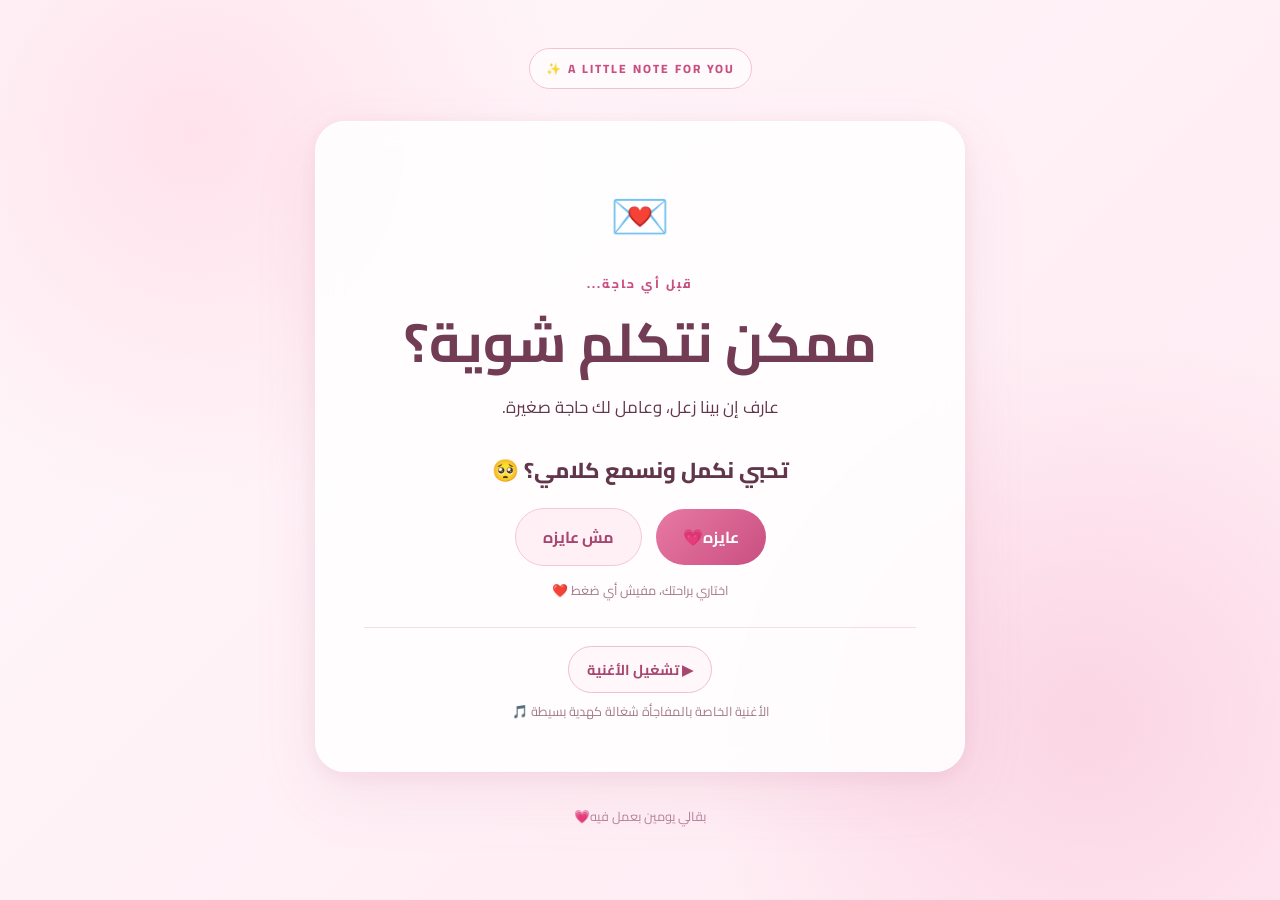
<file: index.html>
<!DOCTYPE html>
<html lang="ar" dir="rtl">
<head>
  <meta charset="UTF-8"><meta name="viewport" content="width=device-width, initial-scale=1.0">
  <title>A Little Note For You</title><link rel="stylesheet" href="style.css">
</head>
<body data-page="home">
  <div class="floating-hearts" aria-hidden="true"></div>
  <main class="screen center">
    <div class="pill">A LITTLE NOTE FOR YOU ✨</div>
    <div class="card hero-card">
      <div class="sticker">💌</div>
      <p class="eyebrow">قبل أي حاجة...</p>
      <h1>ممكن نتكلم شوية؟</h1>
      <p class="lead">عارف إن بينا زعل، وعامل لك حاجة صغيرة.</p>
      <div class="question">تحبي نكمل ونسمع كلامي؟ 🥺</div>
      <div class="choice-area" id="choiceArea">
        <button class="btn primary" id="yesBtn">عايزه💗</button>
        <button class="btn soft" id="noBtn">مش عايزه</button>
      </div>
      <p class="tiny" id="homeFeedback">اختاري براحتك، مفيش أي ضغط ❤️</p>
      <div class="music-row">
        <button class="music-btn" id="musicToggle">▶ تشغيل الأغنية</button>
        <span class="tiny">الأغنية الخاصة بالمفاجأة شغالة كهدية بسيطة 🎵</span>
      </div>
      <audio id="bgMusic" src="audio/Albumaty.Com__ant_hbyby.mp3" loop preload="auto"></audio>
    </div>
    <p class="footer-note">بقالي يومين بعمل فيه💗</p>
  </main>
  <script src="script.js"></script>
</body></html>
</file>
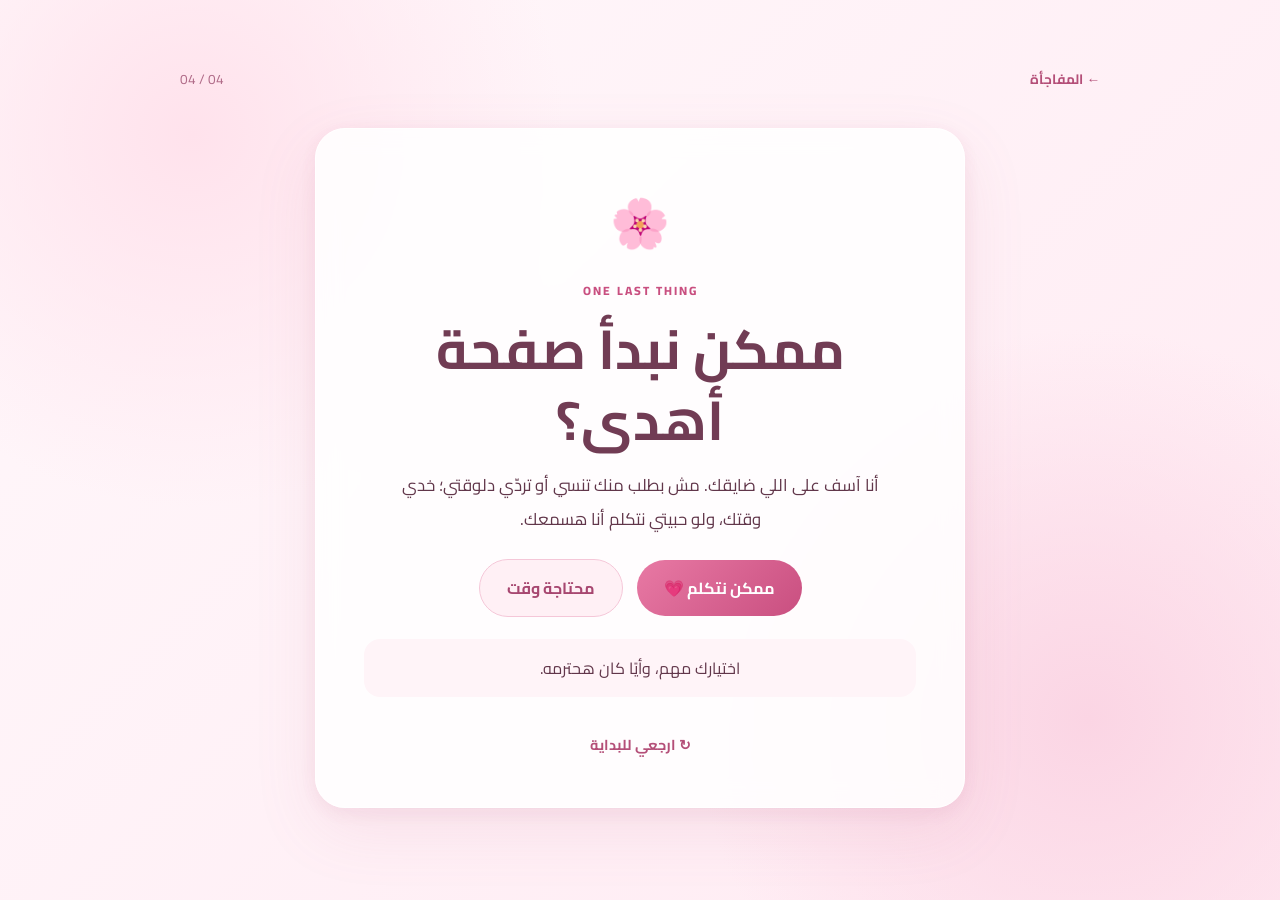
<file: final.html>
<!DOCTYPE html>
<html lang="ar" dir="rtl"><head><meta charset="UTF-8"><meta name="viewport" content="width=device-width, initial-scale=1.0">
<title>One Last Thing</title><link rel="stylesheet" href="style.css"></head>
<body data-page="final"><div class="floating-hearts"></div>
<main class="screen center">
  <nav class="top-nav full"><a href="surprise.html">← المفاجأة</a><span>04 / 04</span></nav>
  <section class="card final-card">
    <div class="sticker">🌸</div><p class="eyebrow">ONE LAST THING</p>
    <h1>ممكن نبدأ صفحة أهدى؟</h1>
    <p class="lead">أنا آسف على اللي ضايقك. مش بطلب منك تنسي أو تردّي دلوقتي؛ خدي وقتك، ولو حبيتي نتكلم أنا هسمعك.</p>
    <div class="final-actions">
      <button class="btn primary" id="talkBtn">ممكن نتكلم 💗</button>
      <button class="btn soft" id="timeBtn">محتاجة وقت</button>
    </div>
    <p id="finalReply" class="reply-box" aria-live="polite">اختيارك مهم، وأيًا كان هحترمه.</p>
    <a class="restart" href="index.html">↻ ارجعي للبداية</a>
  </section>
</main><script src="script.js"></script></body></html>
</file>
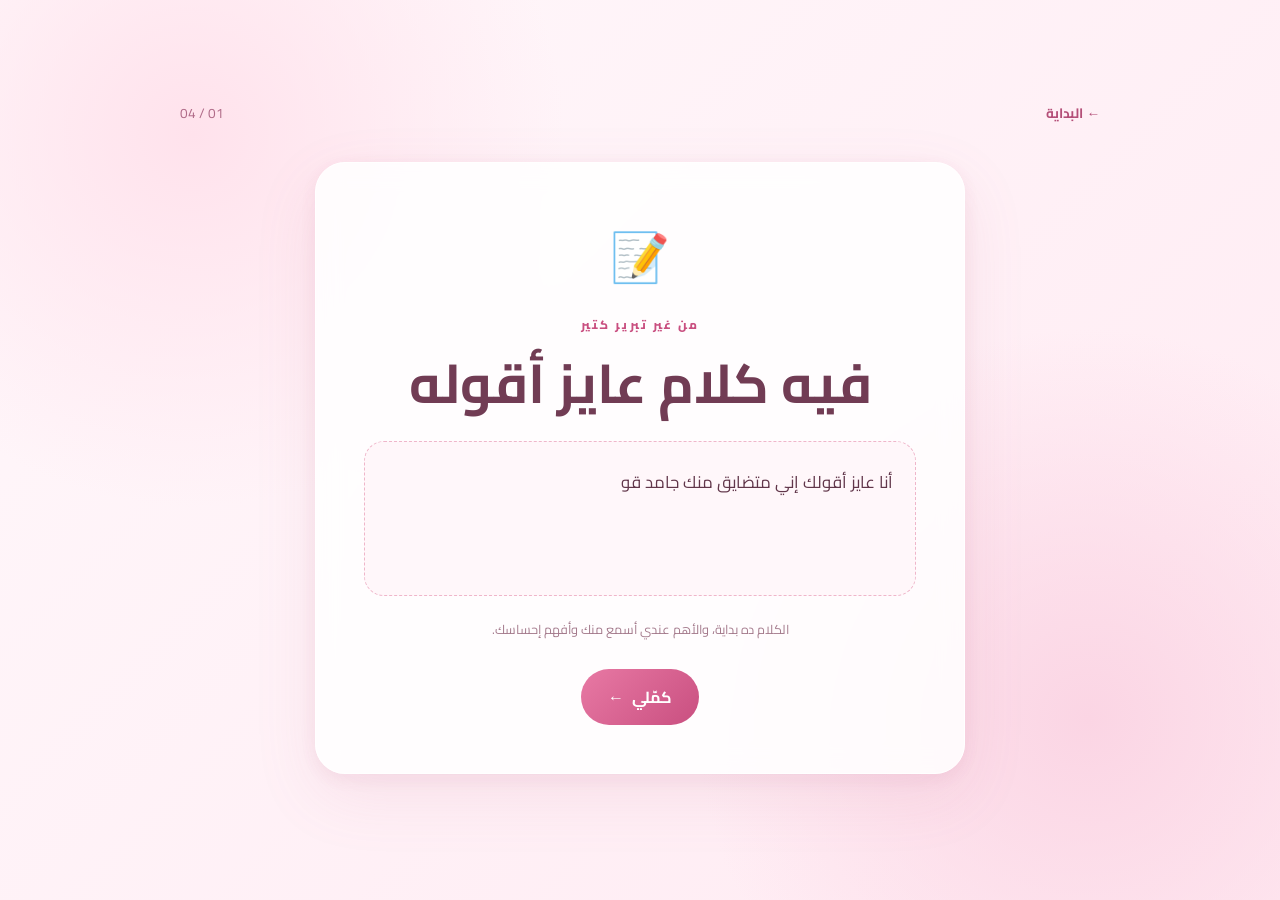
<file: letter.html>
<!DOCTYPE html>
<html lang="ar" dir="rtl"><head><meta charset="UTF-8"><meta name="viewport" content="width=device-width, initial-scale=1.0">
<title>A Message For You</title><link rel="stylesheet" href="style.css"></head>
<body data-page="letter"><div class="floating-hearts"></div>
<main class="screen">
  <nav class="top-nav"><a href="index.html">← البداية</a><span>01 / 04</span></nav>
  <section class="card letter-card">
    <div class="sticker">📝</div><p class="eyebrow">من غير تبرير كتير</p>
    <h1>فيه كلام عايز أقوله</h1>
    <div class="letter-text" id="typedMessage"></div>
    <p class="tiny">الكلام ده بداية، والأهم عندي أسمع منك وأفهم إحساسك.</p>
    <a class="btn primary link-btn" href="memories.html">كمّلي <span>←</span></a>
  </section>
</main><script src="script.js"></script></body></html>
</file>
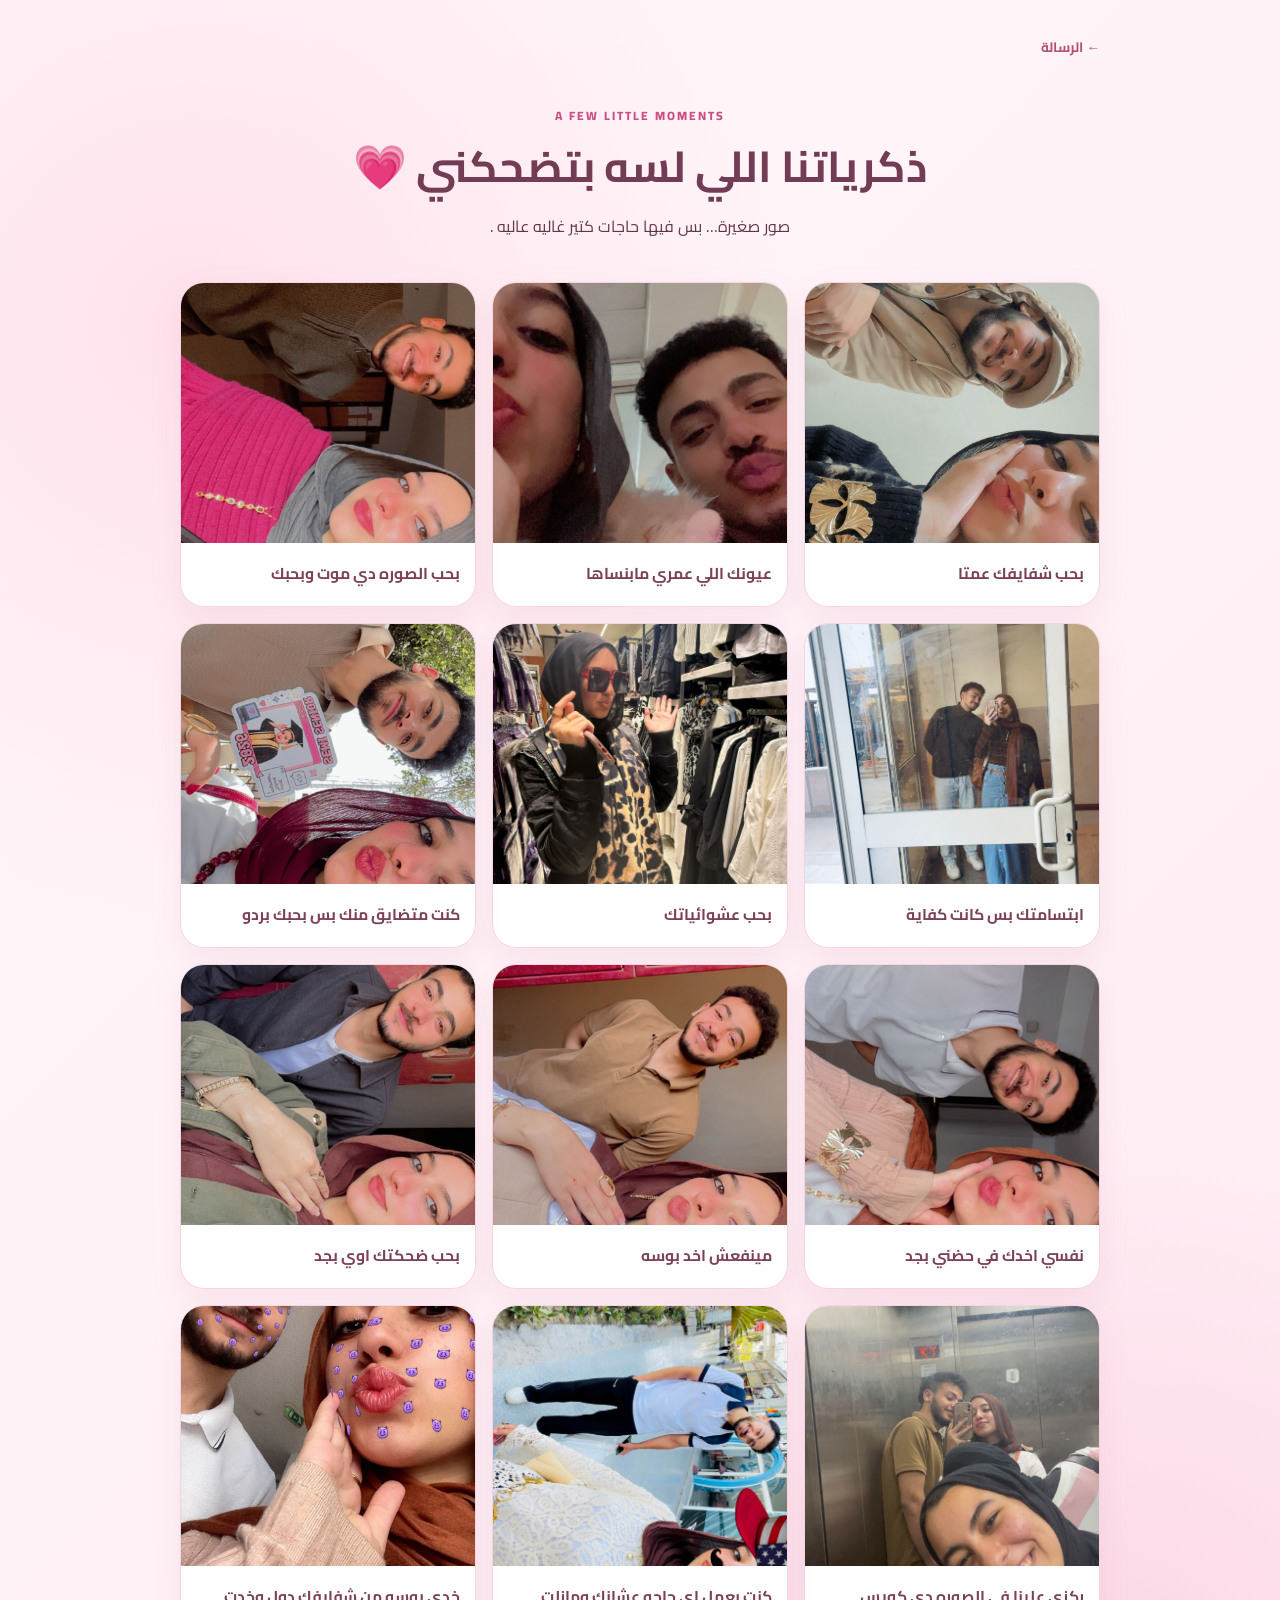
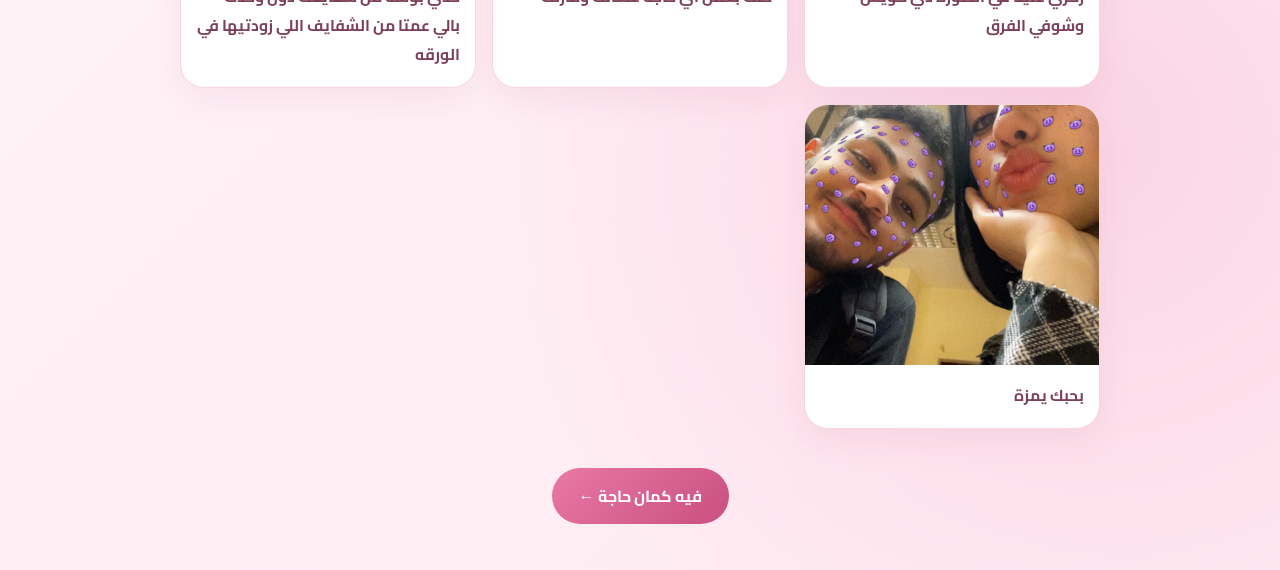
<file: memories.html>
<!DOCTYPE html>
<html lang="ar" dir="rtl"><head><meta charset="UTF-8"><meta name="viewport" content="width=device-width, initial-scale=1.0">
<title>Little Moments</title><link rel="stylesheet" href="style.css"></head>
<body data-page="memories"><div class="floating-hearts"></div>
<main class="screen">
  <nav class="top-nav"><a href="letter.html">← الرسالة</a></nav>
  <section class="intro"><p class="eyebrow">A FEW LITTLE MOMENTS</p><h1>ذكرياتنا اللي لسه بتضحكني 💗</h1><p>صور صغيرة… بس فيها حاجات كتير غاليه عاليه .</p></section>
  <section class="memory-grid memories-photos">
    <figure class="photo-card"><img src="assits/WhatsApp Image 2026-10-04 at 3.13.06 AM.jpeg" alt="ذكرى حلوة"><figcaption><b>بحب شفايفك عمتا</b></figcaption></figure>
    <figure class="photo-card"><img src="assits/WhatsApp Imagek 2026-10-04 at 3.13.06 AM.jpeg" alt="ذكرى حلوة"><figcaption><b>عيونك اللي عمري مابنساها</b></figcaption></figure>
    <figure class="photo-card"><img src="assits/WhatsApp Ixmage 2026-10-04 at 3.13.07 AM.jpeg" alt="ذكرى حلوة"><figcaption><b>بحب الصوره دي موت وبحبك</b></figcaption></figure>
    <figure class="photo-card"><img src="assits/asd.jpeg" alt="ذكرى حلوة"><figcaption><b>ابتسامتك بس كانت كفاية</b></figcaption></figure>
    <figure class="photo-card"><img src="assits/asff.jpeg" alt="ذكرى حلوة"><figcaption><b>بحب عشوائياتك</b></figcaption></figure>
    <figure class="photo-card"><img src="assits/df.jpeg" alt="ذكرى حلوة"><figcaption><b>كنت متضايق منك بس بحبك بردو</b></figcaption></figure>
    <figure class="photo-card"><img src="assits/gg.jpeg" alt="ذكرى حلوة"><figcaption><b>نفسي اخدك في حضني بجد</b></figcaption></figure>
    <figure class="photo-card"><img src="assits/kl.jpeg" alt="ذكرى حلوة"><figcaption><b>مينفعش اخد بوسه</b></figcaption></figure>
    <figure class="photo-card"><img src="assits/ll.jpeg" alt="ذكرى حلوة"><figcaption><b>بحب ضحكتك اوي بجد</b></figcaption></figure>
    <figure class="photo-card"><img src="assits/oo.jpeg" alt="ذكرى حلوة"><figcaption><b>ركزي علينا في الصوره دي كويس وشوفي الفرق</b></figcaption></figure>
    <figure class="photo-card"><img src="assits/saf.jpeg" alt="ذكرى حلوة"><figcaption><b>كنت بعمل اي حاجه عشانك ومازلت</b></figcaption></figure>
    <figure class="photo-card"><img src="assits/vv.jpeg" alt="ذكرى حلوة"><figcaption><b>خدي بوسه من شفايفك دول وخدت بالي عمتا من الشفايف اللي زودتيها في الورقه</b></figcaption></figure>
    <figure class="photo-card"><img src="assits/zz.jpeg" alt="ذكرى حلوة"><figcaption><b>بحبك يمزة</b></figcaption></figure>
  </section>
  <div class="center"><a class="btn primary link-btn" href="surprise.html">فيه كمان حاجة ←</a></div>
</main><script src="script.js"></script></body></html>
</file>
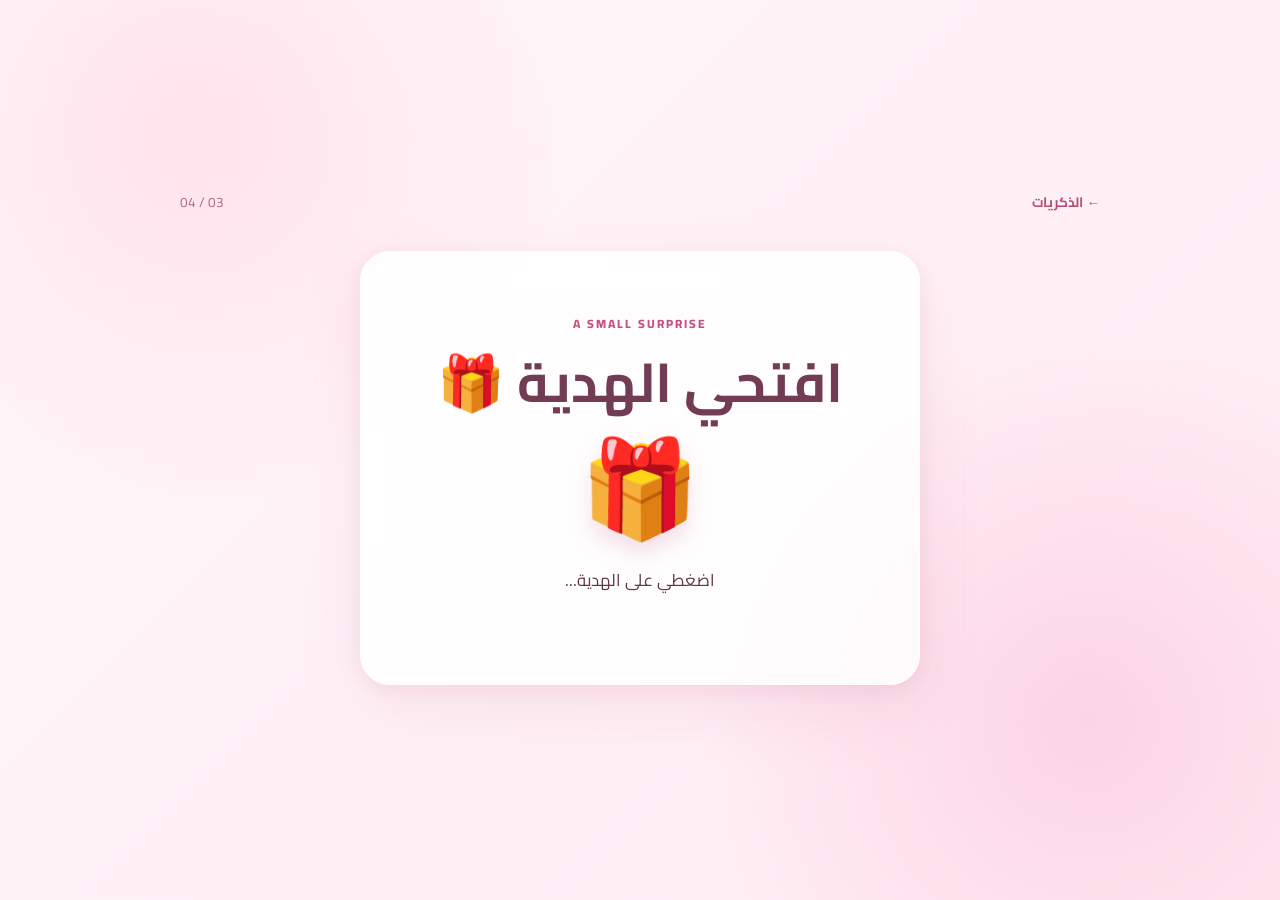
<file: surprise.html>
<!DOCTYPE html>
<html lang="ar" dir="rtl"><head><meta charset="UTF-8"><meta name="viewport" content="width=device-width, initial-scale=1.0">
<title>A Tiny Surprise</title><link rel="stylesheet" href="style.css"></head>
<body data-page="surprise"><div class="floating-hearts"></div>
<main class="screen center">
  <nav class="top-nav full"><a href="memories.html">← الذكريات</a><span>03 / 04</span></nav>
  <section class="card surprise-card">
    <p class="eyebrow">A SMALL SURPRISE</p><h1>افتحي الهدية 🎁</h1>
    <button class="gift" id="giftBtn" aria-label="افتحي الهدية"><span>🎁</span></button>
    <p id="giftMessage" class="gift-message">اضغطي على الهدية...</p>
    <a class="btn primary link-btn hidden" id="nextAfterGift" href="final.html">آخر صفحة ←</a>
  </section>
</main><script src="script.js"></script></body></html>
</file>
<file: style.css>
@import url('https://fonts.googleapis.com/css2?family=Cairo:wght@400;600;700;800&family=Playfair+Display:wght@600;700&display=swap');
:root{--pink:#f7a9c4;--deep:#c94f80;--ink:#61364a;--pale:#fff5f8;--white:#fff}
*{box-sizing:border-box}body{margin:0;min-height:100vh;font-family:'Cairo',sans-serif;color:var(--ink);background:radial-gradient(circle at 15% 15%,#ffe2ec 0,transparent 28%),radial-gradient(circle at 85% 80%,#fbd5e4 0,transparent 30%),linear-gradient(135deg,#fff8fb,#ffeaf2);overflow-x:hidden}
.screen{width:min(920px,92%);min-height:100vh;margin:auto;padding:34px 0 46px;display:flex;flex-direction:column;justify-content:center;position:relative;z-index:1}.center{align-items:center;text-align:center}.pill,.eyebrow{letter-spacing:2px;color:var(--deep);font-size:.75rem;font-weight:800}.pill{border:1px solid #f3c2d3;border-radius:99px;padding:8px 16px;margin-bottom:18px;background:#ffffffa8}.card{background:#ffffffd9;border:1px solid #fff;box-shadow:0 22px 65px #bd64851c,0 5px 18px #bd64851a;border-radius:30px;padding:clamp(24px,5vw,48px);backdrop-filter:blur(12px);width:min(650px,100%);margin:14px auto}.hero-card{position:relative}.sticker{font-size:3rem;animation:bob 2.6s ease-in-out infinite}h1{font-size:clamp(2rem,6vw,3.4rem);line-height:1.3;margin:8px 0 14px;color:#713c54}.lead{font-size:1.05rem;line-height:2;max-width:520px;margin:0 auto 22px}.question{font-size:1.35rem;font-weight:800;margin:25px 0 18px}.choice-area,.final-actions{display:flex;justify-content:center;align-items:center;gap:14px;flex-wrap:wrap;min-height:54px}.btn{border:0;border-radius:999px;padding:13px 27px;font:700 1rem 'Cairo',sans-serif;cursor:pointer;transition:transform .2s,box-shadow .2s,background .2s;text-decoration:none;display:inline-flex;gap:8px;align-items:center;justify-content:center}.btn:hover{transform:translateY(-3px);box-shadow:0 9px 20px #c94f8030}.primary{background:linear-gradient(135deg,#e879a4,#c94f80);color:white}.soft{background:#fff0f5;color:#a74770;border:1px solid #f5c7d8}.tiny{font-size:.8rem;color:#a47a8c;line-height:1.8}.footer-note{font-size:.8rem;color:#b78399;margin-top:18px}.music-row{border-top:1px solid #f7dce6;margin-top:25px;padding-top:18px;display:flex;flex-direction:column;gap:7px;align-items:center}.music-btn{border:1px solid #efbfd0;background:#fff7fa;color:#a74770;border-radius:99px;padding:9px 18px;font:700 .9rem 'Cairo';cursor:pointer}.floating-hearts{position:fixed;inset:0;pointer-events:none;overflow:hidden;z-index:0}.heart{position:absolute;bottom:-40px;opacity:.35;animation:floatUp linear forwards;color:#e77fa5}
.top-nav{display:flex;justify-content:space-between;align-items:center;margin-bottom:22px;color:#b06b88;font-size:.85rem}.top-nav a,.restart{color:#b44f78;text-decoration:none;font-weight:700}.top-nav.full{width:100%}.letter-card{text-align:center}.letter-text{font-size:1.05rem;line-height:2.25;text-align:right;background:#fff7fa;border:1px dashed #efb6ca;border-radius:20px;padding:22px;margin:22px 0;min-height:155px;white-space:pre-line}.link-btn{margin-top:15px}.intro{text-align:center;margin:10px 0 25px}.intro h1{font-size:clamp(1.8rem,5vw,2.7rem)}.memory-grid{display:grid;grid-template-columns:repeat(3,1fr);gap:16px}.memory-card{border:1px solid #f6d5e1;background:#ffffffd9;border-radius:24px;min-height:190px;padding:20px 12px;color:var(--ink);font:inherit;display:flex;flex-direction:column;align-items:center;justify-content:center;gap:9px;cursor:pointer;transition:.25s;box-shadow:0 12px 30px #bd648512}.memory-card:hover,.memory-card.active{transform:translateY(-7px) rotate(-1deg);background:#fff}.memory-card span{font-size:2.7rem}.memory-card small{color:#b78399}.center-text{text-align:center;margin:22px 0}.surprise-card{max-width:560px}.gift{border:0;background:transparent;cursor:pointer;font-size:6rem;filter:drop-shadow(0 12px 10px #bd648530);transition:transform .25s}.gift:hover{transform:scale(1.08) rotate(-5deg)}.gift.open{animation:pop .65s ease}.gift-message{font-size:1.05rem;line-height:2;min-height:55px}.hidden{display:none}.reply-box{background:#fff4f8;border-radius:16px;padding:14px;margin:22px 0;line-height:1.9}.restart{display:inline-block;margin-top:12px;font-size:.9rem}
@keyframes floatUp{to{transform:translateY(-110vh) rotate(25deg);opacity:0}}@keyframes bob{50%{transform:translateY(-8px) rotate(4deg)}}@keyframes pop{0%{transform:scale(.7)}55%{transform:scale(1.25) rotate(-8deg)}100%{transform:scale(1)}}@media(max-width:620px){.memory-grid{grid-template-columns:1fr}.memory-card{min-height:135px}.screen{padding-top:24px}.card{border-radius:24px}.lead{font-size:.98rem}.top-nav{margin-bottom:12px}}

.memories-photos{grid-template-columns:repeat(3,minmax(0,1fr));margin-bottom:24px}.photo-card{margin:0;overflow:hidden;border-radius:24px;background:#fff;border:1px solid #f6d5e1;box-shadow:0 12px 32px #bd64851a;transition:.28s ease}.photo-card:hover{transform:translateY(-8px) rotate(-.5deg);box-shadow:0 18px 38px #bd64852b}.photo-card img{display:block;width:100%;height:260px;object-fit:cover;transition:.5s ease}.photo-card:hover img{transform:scale(1.035)}.photo-card figcaption{display:flex;flex-direction:column;gap:5px;padding:16px 15px 18px;text-align:right}.photo-card figcaption b{color:#7d4059;font-size:.98rem}.photo-card figcaption span{color:#a47a8c;font-size:.78rem;line-height:1.8}.no-dodge{transition:left .16s ease,top .16s ease,transform .16s ease}.photo-card:active img{transform:scale(.985)}
@media(max-width:720px){.memories-photos{grid-template-columns:repeat(2,minmax(0,1fr))}.photo-card img{height:210px}}
@media(max-width:430px){.memories-photos{grid-template-columns:1fr}.photo-card img{height:300px}}
</file>
